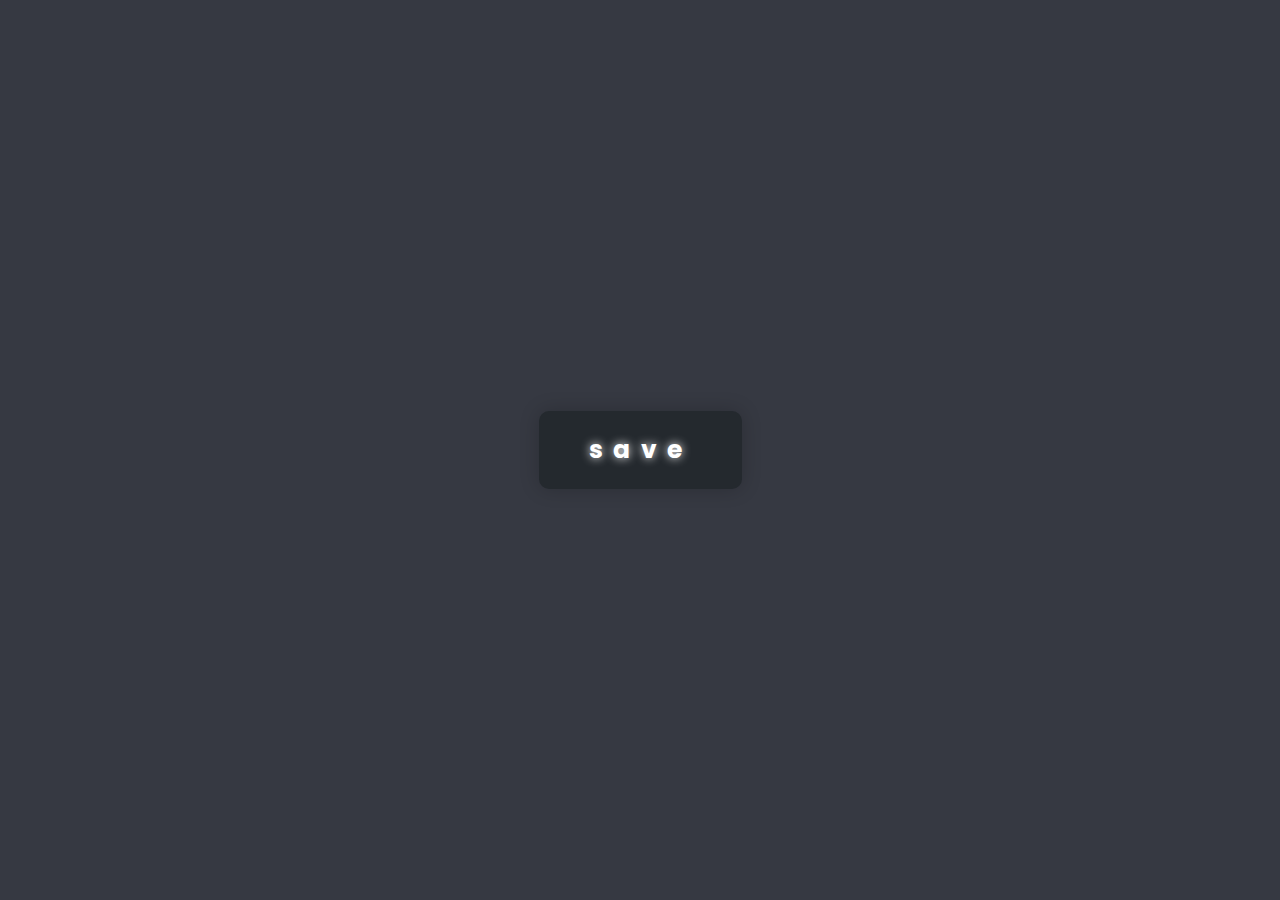
<file: Button/index.html>
<!DOCTYPE html>
<html lang="en" dir="ltr">
  <head>
    <meta charset="utf-8">
    <link rel="preconnect" href="https://fonts.gstatic.com">
    <link href="https://fonts.googleapis.com/css2?family=Poppins:wght@300&display=swap" rel="stylesheet">
    <link rel="stylesheet" href="style.css">
    <title></title>
  </head>
  <body>
    <div class="">
      <button type="button" name="button" class="fix-button">
        <b id="text-inside">save</b>
        <svg width="100%" height="100%" style="" id="circle-svg">
          <circle cx="140" cy="20" r="0" id="first"/>
          <circle cx="10" cy="20" r="0" id="secont"/>
          <circle cx="70" cy="70" r="0" id="three"/>
        </svg>
      </button>
    </div>
    <script type="text/javascript"></script>
  </body>
</html>
</file>
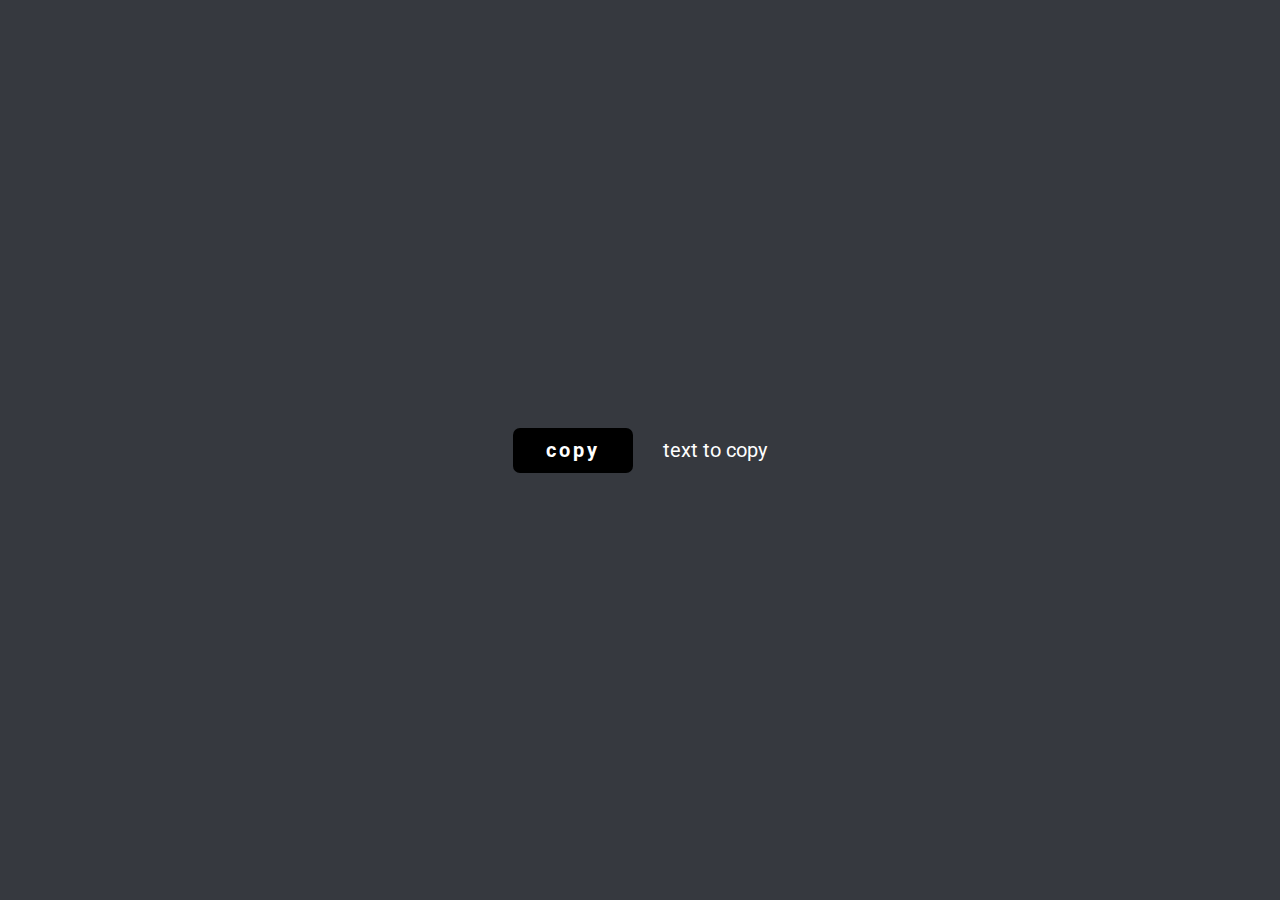
<file: Copy_button/index.html>
<!DOCTYPE html>
<html lang="en" dir="ltr">
  <head>
    <meta charset="utf-8">
    <link rel="preconnect" href="https://fonts.gstatic.com">
    <link href="https://fonts.googleapis.com/css2?family=Roboto:wght@300&display=swap" rel="stylesheet">
    <link rel="stylesheet" href="styles.css">
    <title></title>
  </head>
  <body>

    <div class="copy-constainer">
      <button type="button" name="button" class="copy-btn">
          <p class="btn-text">copy</p>
          <svg class="btn-hover" viewBox="0 0 120 45">
            <circle cx="20" cy="100" r="10px" id="first"/>
            <circle cx="60" cy="100" r="10px" id="secont"/>
            <circle cx="100" cy="100" r="10px" id="three"/>
          </svg>
      </button>
      <p class="text-copy">text to copy</p>
    </div>

    <script type="text/javascript" src="copy.js"></script>
  </body>
</html>
</file>
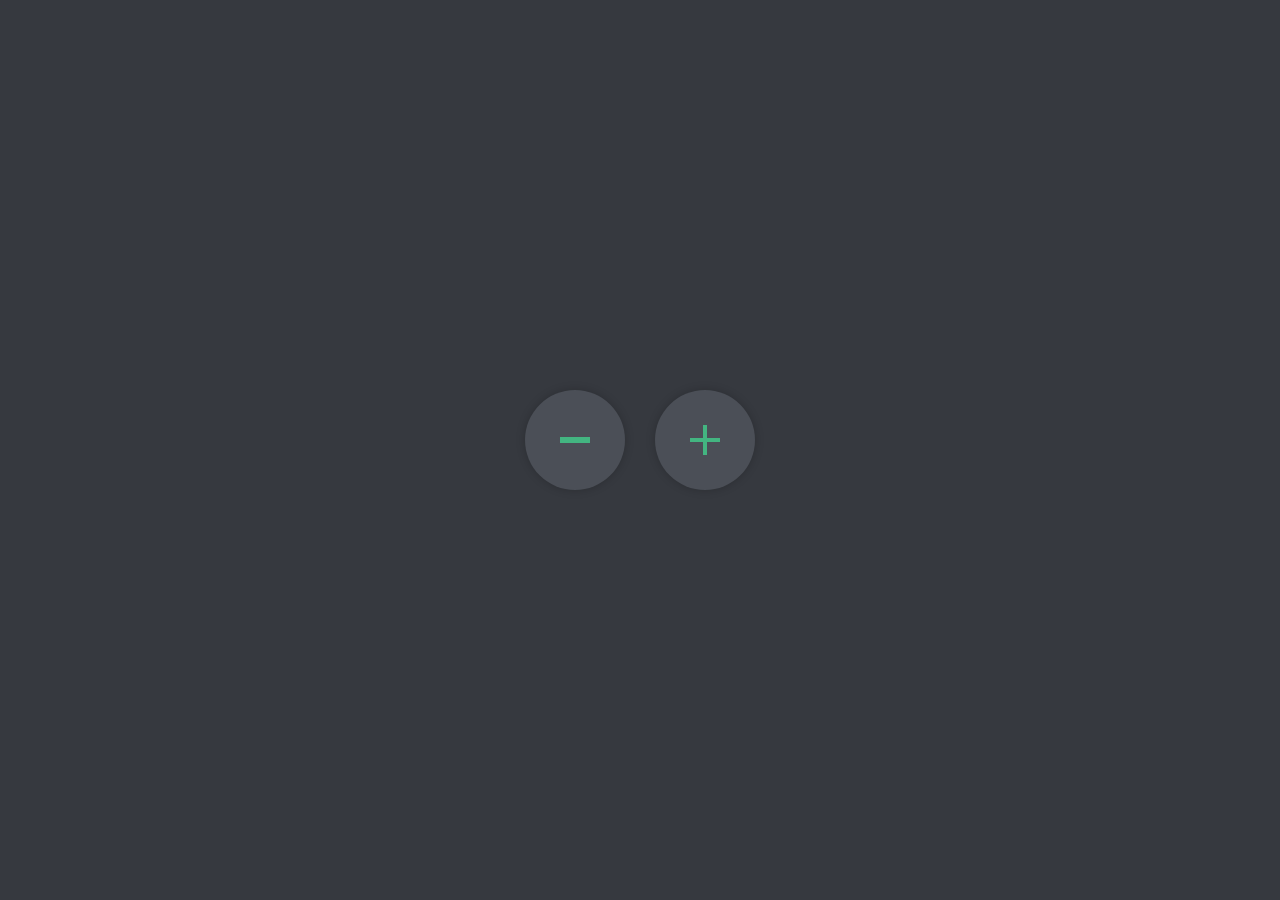
<file: Functional_button/index.html>
<!DOCTYPE html>
<html lang="en" dir="ltr">
  <head>
    <meta charset="utf-8">
    <link rel="stylesheet" href="style.css">
    <title></title>
  </head>
  <body>
    <div class="block-center">
      <div class="colo-delete"></div>
      <div class="colo"></div>
    <script type="text/javascript">

    </script>
  </body>
</html>
</file>
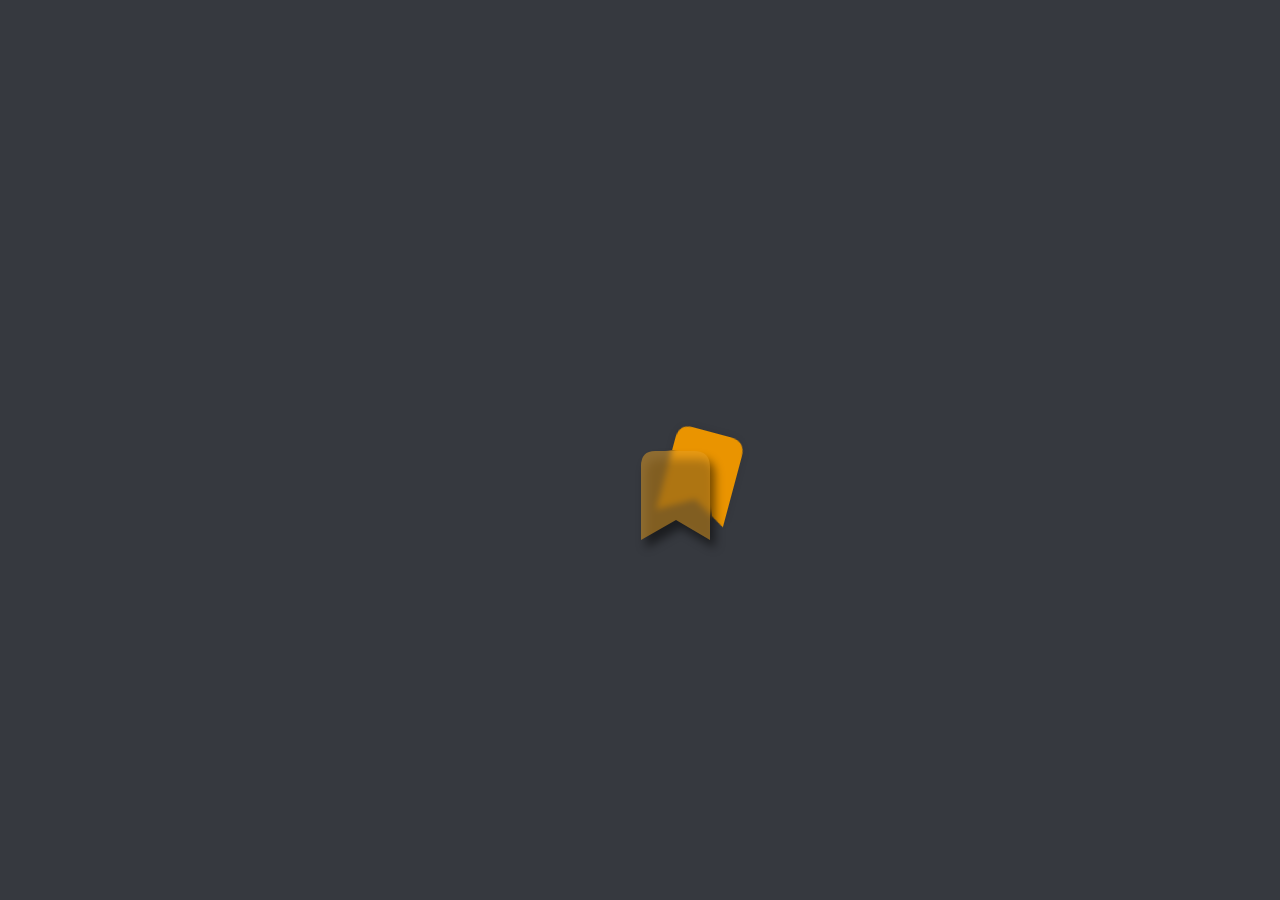
<file: Glass block/index.html>
<!DOCTYPE html>
<html lang="en" dir="ltr">
  <head>
    <meta charset="utf-8">
    <link rel="preconnect" href="https://fonts.gstatic.com">
    <link href="https://fonts.googleapis.com/css2?family=Lato&display=swap" rel="stylesheet">
    <link rel="stylesheet" href="style.css">
    <title></title>
  </head>
  <body>
    <div class="glass-morphism">
      <div class="bookmark-solid">
        <svg width="72px" height="92px">
          <path d="M 16 1 54 1 q 16 0 16 16 L70 90 36 70 1 90 1 16 q 0 -16 16 -15" />
        </svg>
      </div>
      <div class="bookmark-blur">
        <svg width="72px" height="92px">
          <path d="M 16 1 54 1 q 16 0 16 16 L70 90 36 70 1 90 1 16 q 0 -16 16 -15" />
        </svg>
      </div>
    </div>
  </body>
</html>
</file>
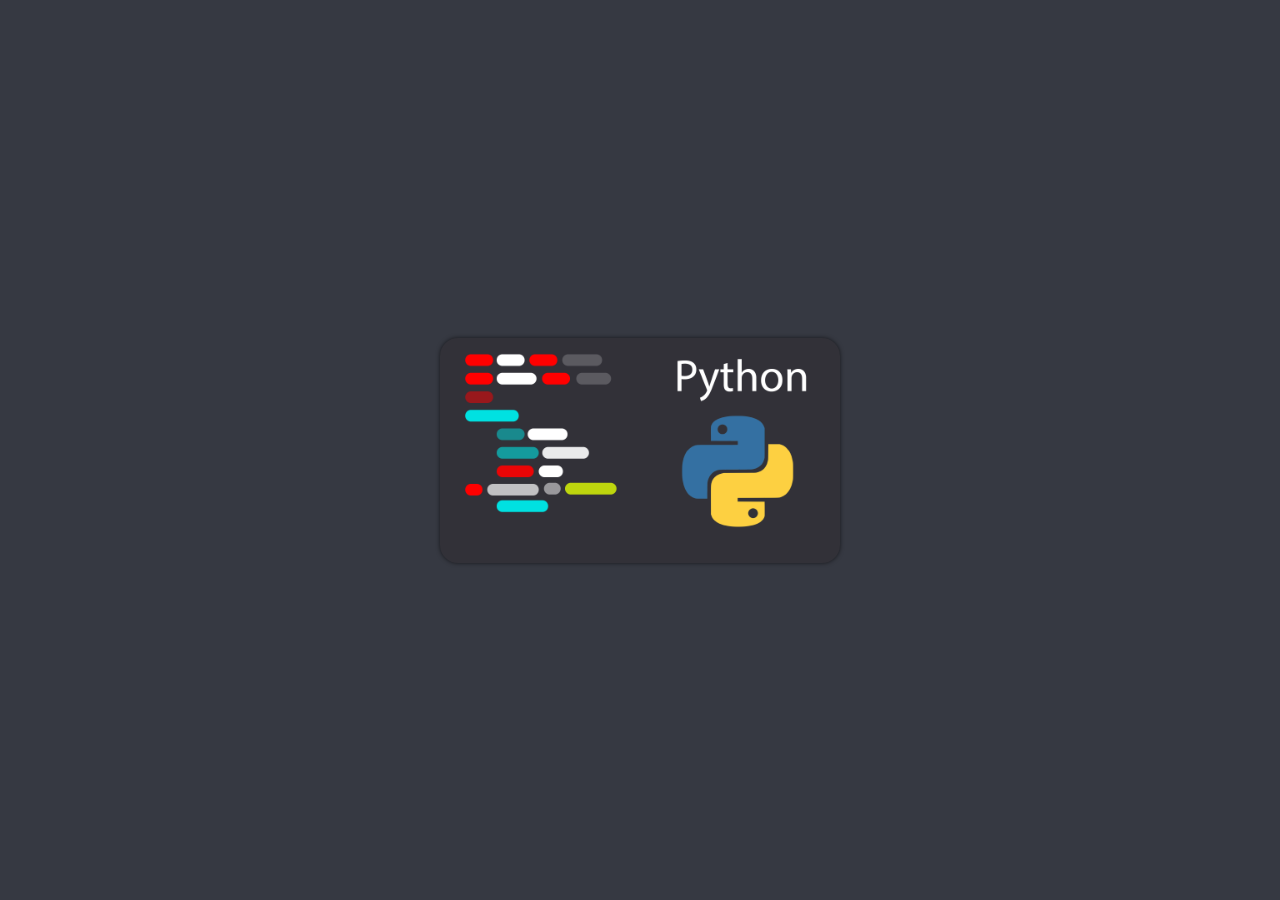
<file: Hover_effect/index.html>
<!DOCTYPE html>
<html lang="en" dir="ltr">
  <head>
    <meta charset="utf-8">
    <link rel="preconnect" href="https://fonts.gstatic.com">
    <link href="https://fonts.googleapis.com/css2?family=Poppins:wght@300&display=swap" rel="stylesheet">
    <link rel="stylesheet" href="style.css">
    <title></title>
  </head>
  <body>
    <div class="base">
      <div class="img-block-blur">
        <img src="first.png" alt="" class="new">
        <div class="blur-img">
          <div class="text-inside-preview">
            <a href="#"><b>watch</b></a>
          </div>
        </div>
      </div>
    </div>
  </body>
</html>
</file>
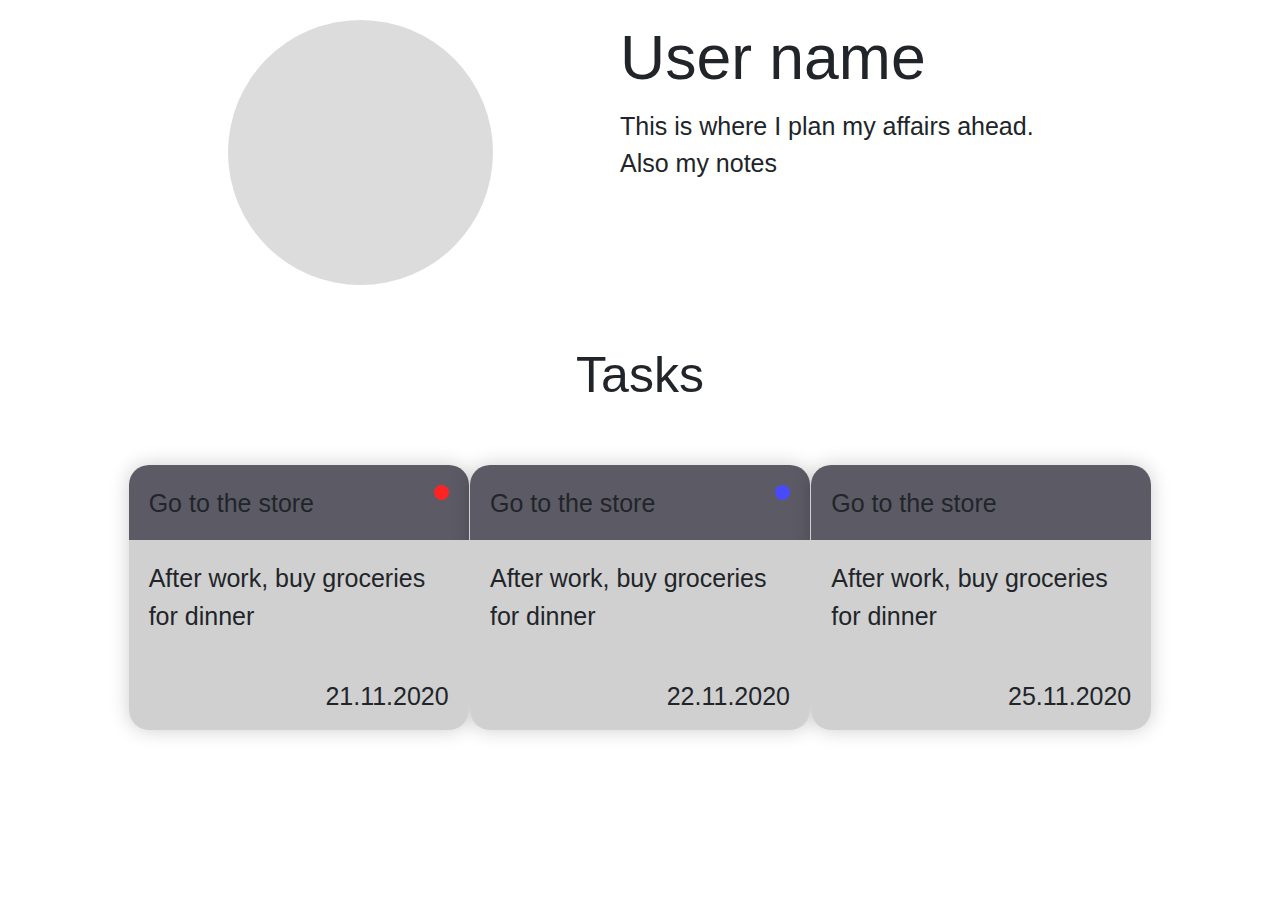
<file: block_note/block_note.html>
<!DOCTYPE html>
<html>
<head>
	<title>Block notes</title>
	<link rel="stylesheet" type="text/css" href="note-style.css">
	<link rel="stylesheet" href="https://stackpath.bootstrapcdn.com/bootstrap/4.3.1/css/bootstrap.min.css" integrity="sha384-ggOyR0iXCbMQv3Xipma34MD+dH/1fQ784/j6cY/iJTQUOhcWr7x9JvoRxT2MZw1T" crossorigin="anonymous">
</head>
<body>
	<div class="base-block">
		<div class="flex">
			<div class="circle"></div>
			<div class="user-note">
				<h1>User name</h1>
				This is where I plan my affairs ahead.<br>
				Also my notes
			</div>
		</div>
		<h2 id="text-center">Tasks</h2>
		<div class="flex">
			<div class="block-content">
				<div class="content-top-gray">
					Go to the store
					<div class="indecator-red"></div>
				</div>
				<div class="content-bottom">
					After work, buy groceries for dinner
					<div class="content-bottom-date">
						21.11.2020
					</div>
				</div>
			</div>
			<div class="block-content">
				<div class="content-top-gray">
					Go to the store
					<div class="indecator-blue"></div>
				</div>
				<div class="content-bottom">
					After work, buy groceries for dinner
					<div class="content-bottom-date">
						22.11.2020
					</div>
				</div>
			</div>
			<div class="block-content">
				<div class="content-top-gray">
					Go to the store
				</div>
				<div class="content-bottom">
					After work, buy groceries for dinner
					<div class="content-bottom-date">
						25.11.2020
					</div>
				</div>
			</div>
		</div>
	</div>
</body>
</html>
</file>
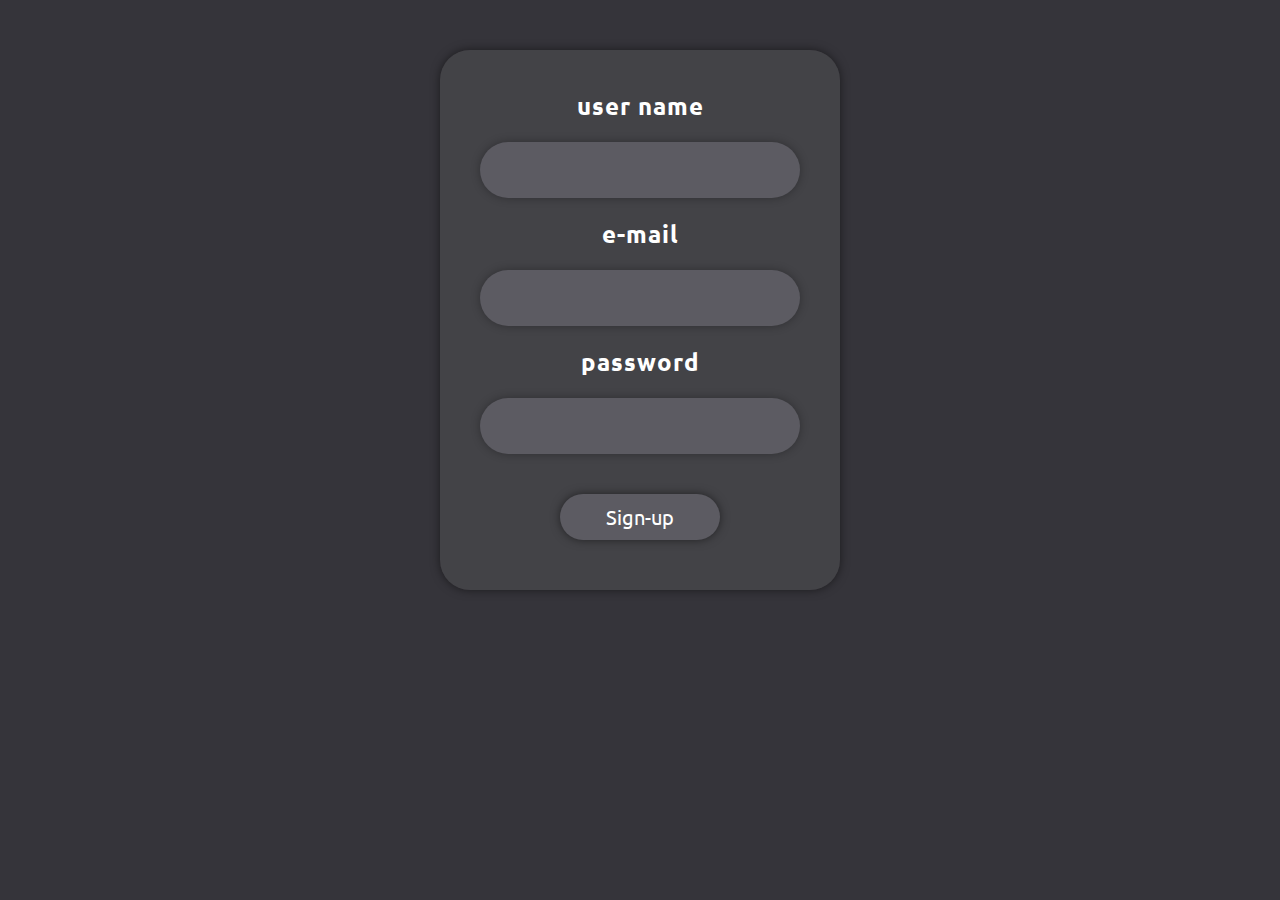
<file: Sign_up/sign-up.html>
<!DOCTYPE html>
<html lang="en" dir="ltr">
  <head>
    <meta charset="utf-8">
    <link rel="preconnect" href="https://fonts.gstatic.com">
    <link href="https://fonts.googleapis.com/css2?family=Ubuntu&display=swap" rel="stylesheet">
    <link rel="stylesheet" href="style-sign-up.css">
    <title></title>
  </head>
  <body>
    <div class="sign-up-block">
      <form class="" action="index.html" method="post">
        <h2>user name</h2>
        <input type="text" name="" value="">
        <h2>e-mail</h2>
        <input type="email" name="" value="">
        <h2>password</h2>
        <input type="password" name="" value="" class="password-field"><br>
        <button type="submit" name="button">Sign-up</button>
      </form>
    </div>
  </body>
</html>
</file>
<file: Button/style.css>
* {
  padding: 0;
  margin: 0;
  box-sizing: border-box;
  font-family: 'Poppins', sans-serif;
}
body {
  position: relative;
  height: 100vh;
  display: flex;
  justify-content: center;
  align-items: center;
  background: #363942;
  z-index: 0;
}
.fix-button {
  transition: 1s;
  position: relative;
  background: #24292E;
  box-shadow: 0 0 20px rgba(0,0,0,0.2);
  border: none;
  border-radius: 10px;
  outline: none;
  padding: 20px 50px;
  font-size: 25px;
}
#text-inside {
  transition: 0.5s;
  position: relative;
  letter-spacing: 10px;
  color: white;
  text-shadow: 0 0 10px rgba(250, 250, 250, 1);
  z-index: 10;
}
#circle-svg {
  position:absolute;
  top: 0;
  left: 0;
  border-radius: 5px;
}
.fix-button circle {
  transition: 0.4s;
  fill: white;
  r: 0;
}
.fix-button:hover {
  background: inherit;
  box-shadow: 0 0 25px rgba(120,235,241, 0.7);
}
.fix-button:hover #text-inside {
  transition: 0.7s;
  color: black;
  text-shadow: none;
}
.fix-button:hover circle {
  transition: 1s;
  backdrop-filter: blur(1px);
  fill: rgba(120,235,241, 1);
  r: 100;
}
</file>
<file: Copy_button/styles.css>
* {
  margin: 0;
  padding: 0;
  box-sizing: border-box;
  color: #fff;
  font-family: 'Roboto', sans-serif;
}
body {
  width: 100vw;
  height: 100vh;
  display: flex;
  justify-content: center;
  align-items: center;
  background: #36393F;
}

.copy-constainer {
  display: flex;
  align-items: center;
}
.copy-btn {
  position: relative;
  background: black;
  outline: none;
  border: none;
  border-radius: 7px;
  width: 120px;
  height: 45px;
  font-size: 20px;
  font-weight: bold;
  letter-spacing: 3px;
}
.copy-btn:hover .btn-hover circle {
  transition: 1s;
  cy: 20;
  r: 40px;
  fill: #78EBF1;
}
.btn-hover circle {
  transition: 1s;
  cy: 100;
}
.btn-hover {
  transition: 1s;
  position: absolute;
  top: 0;
  left: 0;
  width: 100%;
  height: 100%;
  fill: rgb(0, 247, 255);
}
.btn-text {
  position: relative;
  z-index: 3;
}
.copy-btn:hover .btn-text{
  transition: 1s;
  color: rgb(0, 0, 0);
}

.text-copy {
  margin-left: 30px;
  font-size: 20px;
}
</file>
<file: Functional_button/style.css>
* {
  padding: 0;
  margin: 0;
}
body {
  display: flex;
  flex-direction: column;
  justify-content: center;
  align-items: center;
  height: 100vh;
  background: #36393F;
}
.block-center {
  display: flex;
  flex-direction: row;
}
.colo {
  position: relative;
  transition: 0.8s;
  width: 100px;
  height: 100px;
  margin-left: 30px;
  background: #4B4F57;
  box-shadow: 0 0 10px rgba(0, 0, 0, 0.2);
  border-radius: 50px;
  display: flex;
  flex-direction: column;
  justify-content: center;
  align-items: center;
  transition: rotate(900deg);
}
.colo:hover {
  transition: 0.3s;
  border-radius: 34px;
  background: #43B581;
}
.colo::before,
.colo::after {
  position: absolute;
  content: "";
  transition: 0.7s;
  width: 30%;
  height: 4px;
  background: #43B581;
}
.colo::after {
  transform: rotate(90deg);
}
.colo::before {

}
.colo:hover.colo::before,
.colo:hover.colo::after {
  transition: 0.2s;
  background: #fff;
  width: 40%;
  height: 6px;
}
.colo:hover.colo::before {

}
.colo:hover.colo::after {

}


.colo-delete {
  position: relative;
  transition: 0.8s;
  width: 100px;
  height: 100px;
  margin-bottom: 20px;
  background: #4B4F57;
  box-shadow: 0 0 10px rgba(0, 0, 0, 0.2);
  border-radius: 50px;
  display: flex;
  flex-direction: column;
  justify-content: center;
  align-items: center;
}
.colo-delete:hover {
  transition: 0.3s;
  border-radius: 34px;
  background: #F3282F;
}
.colo-delete::before,
.colo-delete::after {
  position: absolute;
  content: "";
  transition: 0.7s;
  width: 30%;
  height: 6px;
  background: #43B581;
}
.colo-delete::before {

}
.colo-delete:hover.colo-delete::before,
.colo-delete:hover.colo-delete::after {
  transition: 0.2s;
  background: #fff;
  width: 40%;
  height: 7px;
}
.colo-delete:hover.colo-delete::before {

}
.colo-delete:hover.colo-delete::after {

}
</file>
<file: Glass block/style.css>
* {
  margin: 0;
  padding: 0;
  box-sizing: border-box;
  font-family: 'Lato', sans-serif;
}
body {
  display: flex;
  justify-content: center;
  align-items: center;
  height: 100vh;
  background: #36393F;
}
.glass-morphism {
  position: relative;
}
.bookmark-solid {
  position: absolute;
  top: -20px;
  left: 25px;
  fill: #EA9400;
  transform: rotate(15deg);
  filter: drop-shadow(0 0 6px rgba(0,0,0, 0.1));
  z-index: 0;
}
.bookmark-blur {
  position: absolute;
  stroke: none;
  fill: rgba(231,160,36, 0.5);
  backdrop-filter: blur( 3px );
  z-index: 10;
}
.bookmark-blur svg{
  filter: drop-shadow(5px 8px 5px   rgba(0, 0, 0, 1 ));
}
</file>
<file: Hover_effect/style.css>
* {
  padding: 0;
  margin: 0;
  box-sizing: border-box;
  font-family: 'Poppins', sans-serif;
}
.base {
  position: relative;
  height: 100vh;
  display: flex;
  justify-content: center;
  align-items: center;
  background: #363942;
  z-index: 0;
}
.img-block-blur {
  position: relative;
}
img {
  position: relative;
  display: block;
  width: 400px;
  height: 255;
  border-radius: 2vh;
  filter: drop-shadow(0 0 2px rgba(0, 0, 0, 0.6));
  z-index: 2;
 }
.blur-img {
  transition: 0.5s;
  position: absolute;
  top: 0px;
  left: -50px;
  width: 50%;
  height: 100%;
  background: none;
  border-top-left-radius: 0px;
  border-bottom-left-radius: 0px;
  backdrop-filter: blur(0px);
  color: rgba( 0, 0, 0, 0);
  font-size: 30px;
  display: flex;
  justify-content: center;
  padding-top: 70px;
  z-index: 3;
}
.text-inside-preview {
  transition: 0.1s;
  display: block;
  padding: 5px 15px;
  background: none;
}
.text-inside-preview a {
  text-decoration: none;
  color: inherit;
}
.img-block-blur:hover .text-inside-preview {
  transition: 0.7s;
  color: black;
  background: rgba(107,255,96, 0.5);
  color: rgba( 0, 0, 0, 1);
}
.img-block-blur:hover .blur-img {
  transition: 0.7s;
  color: rgba( 0, 0, 0, 1);
  top: 0px;
  left: 0px;
  width: 50%;
  height: 100%;
  background: rgba(81,80,91, 0.4);
  border-top-left-radius: 2vh;
  border-bottom-left-radius: 2vh;
  backdrop-filter: blur(10px);
  z-index: 3;
}
</file>
<file: block_note/note-style.css>
* {
	padding: 0;
	margin: 0;
	font-size: 25px;
}
#text-center {
	text-align: center;
	margin: 40px auto;
}
.base-block {

	width: 80%;
	height: 790px;
	margin: 0 auto;
}
.flex {
	display: flex;
	justify-content: space-between;
}
.user-note {
	margin: 0 20px;
	margin-top: 20px;
	width:50%;
}
.block-content {
	width: 340px;
	margin: 20px auto;
	border-radius: 20px;
	box-shadow: 0 0 20px rgba(0,0,0,0.2);
}
.content-top-gray {
	background-color: #5C5B65;
 	height: 75px;
 	padding: 20px;
	border-radius: 20px 20px 0 0;
	justify-content: space-between;
	display: flex;
}
.content-bottom {
	background-color: #D0D0D0;
	height: 190px;
	padding: 20px;
	border-radius: 0 0 20px 20px;
	position: relative;
}
.content-bottom-date {
	position: absolute;
	bottom: 0;
	right: 0;
	margin: 0 20px 15px 0;
}
.indecator-red {
	background-color: #FF2323;
 	border-radius: 20px;
	width: 15px;
	height: 15px;
}
.indecator-blue {
	background-color: #4949FF;
 	border-radius: 20px;
	width: 15px;
	height: 15px;
}
.block-note {
	margin: 0 auto;

}
.circle {
	width: 265px;
	height: 265px;
	background-color: #DCDCDC;
	border-radius: 200px;
	margin: 20px 20px 20px 100px;
}
</file>
<file: Sign_up/style-sign-up.css>
* {
  padding: 0;
  margin: 0;
  box-sizing: border-box;
  font-family: 'Ubuntu', sans-serif;
  color: white;
}
body {
  background-color: #35343A;
}

.sign-up-block {
  padding: 20px 40px 50px 40px;
  margin: 50px auto;
  width: 400px;
  text-align: center;
  background: rgba(91,91,92, 0.4);
  border-radius: 30px;
  box-shadow: 0 0 10px rgba(0,0,0,0.5);
}

.sign-up-block input {
  width: 100%;
  text-align: center;
  padding: 15px;
  outline: none;
  border: none;
  font-size: 20px;
  background-color: #5C5B62;
  box-shadow: 0 0 10px rgba(0,0,0,0.3);
  border-radius: 100px;
}

.sign-up-block input:focus {
  position: relative;
  top: -5px;
  box-shadow: 2px 10px 7px rgba(0,0,0,0.3);
}
.password-field {
  letter-spacing: 5px;
}

.sign-up-block h2 {
  margin: 20px;
  letter-spacing: 1px;
}

.sign-up-block button {
  margin-top: 40px;
  outline: none;
  border: none;
  padding: 10px;
  font-size: 20px;
  background-color: #5C5B62;
  box-shadow: 0 0 10px rgba(0,0,0,0.5);
  border-radius: 100px;
  width: 160px;
}
.sign-up-block button:focus {
  box-shadow: 0 0 10px rgba(0,0,0,0.1);
}
</file>
